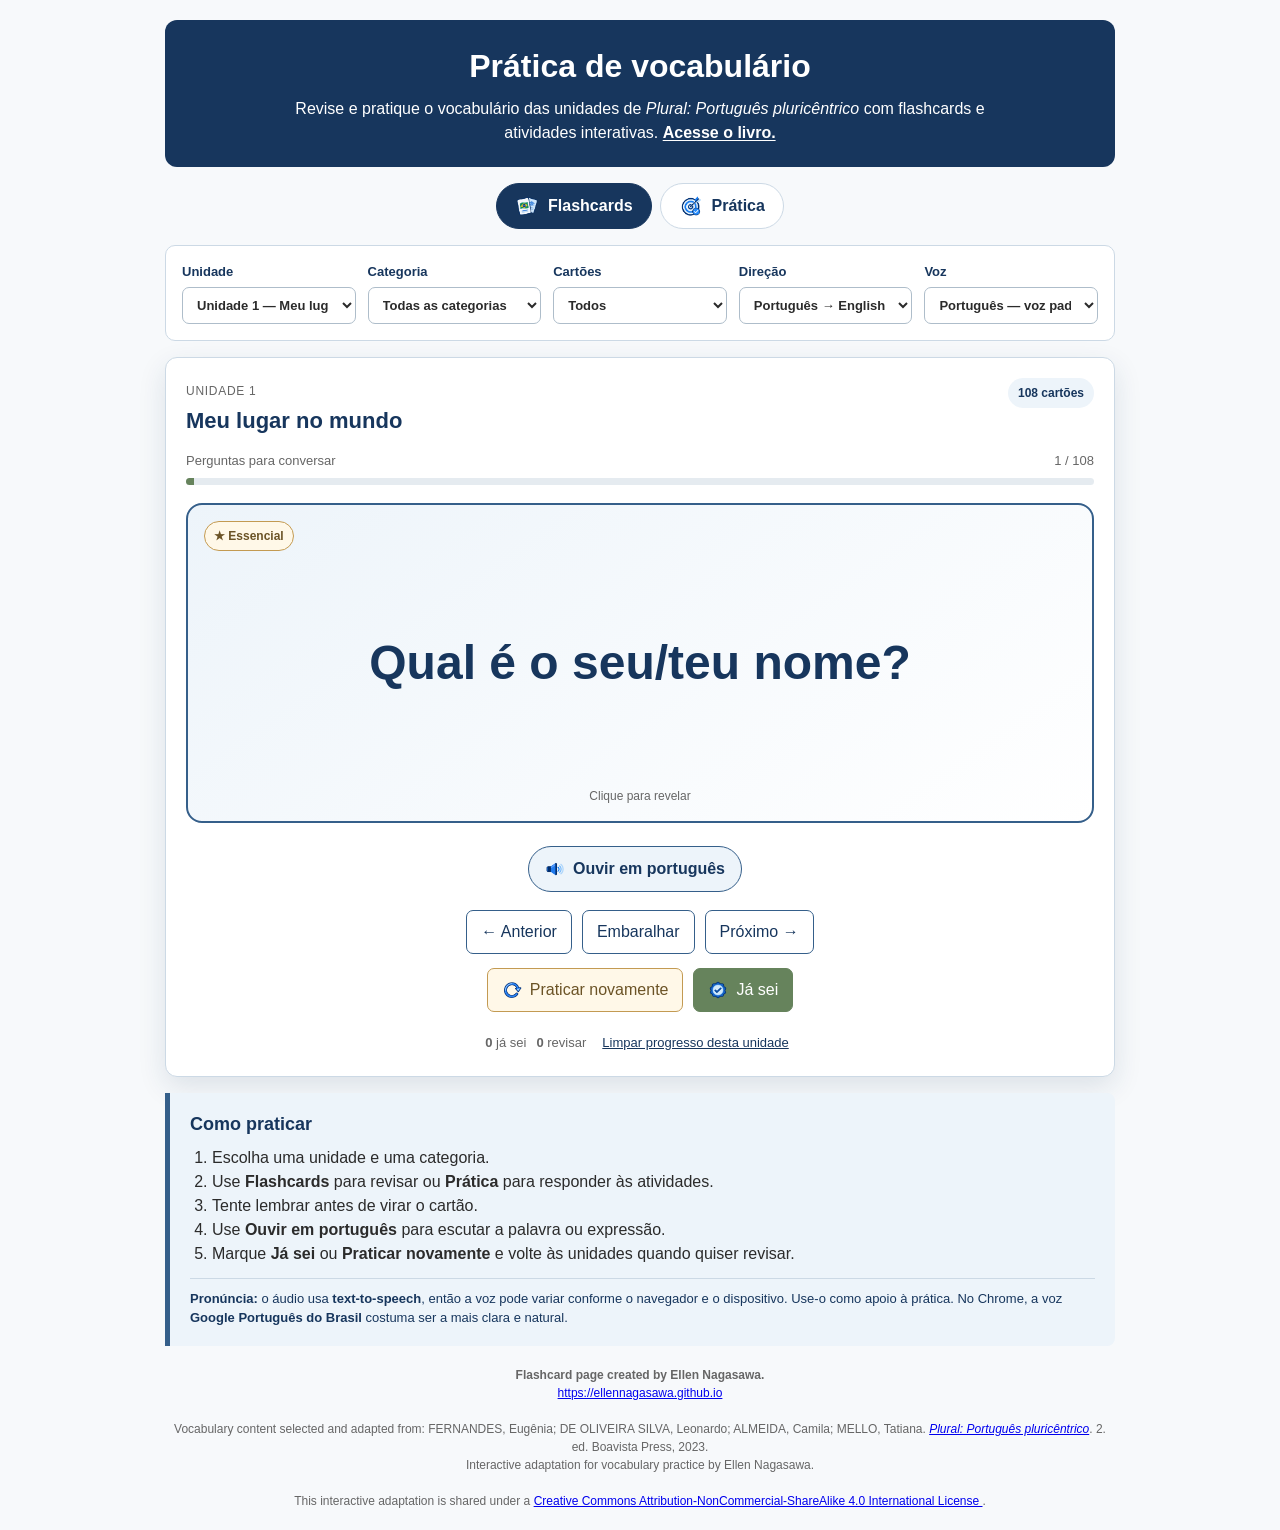
<file: index.html>
<!doctype html>
<html lang="pt-BR">
<head>
  <meta charset="utf-8">
  <meta name="viewport" content="width=device-width, initial-scale=1">
  <title>Prática de vocabulário — Português</title>
  <link rel="stylesheet" href="styles.css">
</head>
<body>
  <main class="app-shell">
    <header class="hero">
      <h1>Prática de vocabulário</h1>
      <p class="subtitle">Revise e pratique o vocabulário das unidades de <em>Plural: Português pluricêntrico</em> com flashcards e atividades interativas. <a href="https://escholarship.org/uc/item/9zs4s2p8" target="_blank" rel="noopener">Acesse o livro.</a></p>
    </header>

    <nav class="mode-tabs" aria-label="Modo de prática">
      <button id="flashcardsTab" class="mode-tab active" type="button" aria-selected="true">
        <img src="assets/icons/flashcards.png" alt="" class="mode-tab-icon" aria-hidden="true">
        <span>Flashcards</span>
      </button>
      <button id="practiceTab" class="mode-tab" type="button" aria-selected="false">
        <img src="assets/icons/pratica.png" alt="" class="mode-tab-icon" aria-hidden="true">
        <span>Prática</span>
      </button>
    </nav>

    <section class="toolbar" aria-label="Opções de estudo">
      <label>
        Unidade
        <select id="unitSelect"></select>
      </label>

      <label>
        Categoria
        <select id="categorySelect"></select>
      </label>

      <label id="scopeControl">
        Cartões
        <select id="scopeSelect">
          <option value="all">Todos</option>
          <option value="essential">Essenciais ★</option>
          <option value="review">Revisar novamente</option>
        </select>
      </label>

      <label id="directionControl">
        Direção
        <select id="directionSelect">
          <option value="pt-en">Português → English</option>
          <option value="en-pt">English → Português</option>
        </select>
      </label>

      <label id="voiceControl">
        Voz
        <select id="voiceSelect" aria-label="Voz para pronúncia em português"></select>
      </label>
    </section>

    <section id="flashcardsPanel" class="study-panel">
      <div class="unit-heading">
        <div>
          <span id="unitKicker" class="unit-kicker"></span>
          <h2 id="unitTitle"></h2>
        </div>
        <span id="deckCount" class="deck-count"></span>
      </div>

      <div class="status-row">
        <span id="categoryLabel"></span>
        <span id="progressText"></span>
      </div>

      <div class="progress-track" aria-hidden="true">
        <div id="progressBar" class="progress-bar"></div>
      </div>

      <div id="emptyState" class="empty-state" hidden>
        <h3>Vocabulário em preparação</h3>
        <p>Esta unidade ainda não tem cartões publicados.</p>
      </div>

      <div id="cardArea">
        <button id="flashcard" class="flashcard" type="button" aria-label="Virar cartão">
          <span class="card-face card-front">
            <span id="essentialBadge" class="badge" hidden>★ Essencial</span>
            <span id="frontText" class="main-term"></span>
            <span class="flip-hint">Clique para revelar</span>
          </span>
          <span class="card-face card-back">
            <span id="backText" class="main-term back-term"></span>
            <span id="exampleText" class="example"></span>
            <span id="noteText" class="note"></span>
            <span class="flip-hint">Clique para voltar</span>
          </span>
        </button>

        <div id="audioRow" class="audio-row">
          <button id="audioBtn" class="audio-btn" type="button" aria-label="Ouvir pronúncia em português">
            <img src="assets/icons/ouvir.png" alt="" class="button-icon" aria-hidden="true">
            <span>Ouvir em português</span>
          </button>
          <span id="audioStatus" class="audio-status" aria-live="polite"></span>
        </div>

        <div class="nav-row">
          <button id="prevBtn" type="button">← Anterior</button>
          <button id="shuffleBtn" type="button">Embaralhar</button>
          <button id="nextBtn" type="button">Próximo →</button>
        </div>

        <div class="self-check">
          <button id="againBtn" class="secondary icon-button" type="button">
            <img src="assets/icons/praticar-novamente.png" alt="" class="button-icon" aria-hidden="true">
            <span>Praticar novamente</span>
          </button>
          <button id="knowBtn" class="primary icon-button" type="button">
            <img src="assets/icons/ja-sei.png" alt="" class="button-icon" aria-hidden="true">
            <span>Já sei</span>
          </button>
        </div>

        <div class="stats">
          <span><strong id="knownCount">0</strong> já sei</span>
          <span><strong id="reviewCount">0</strong> revisar</span>
          <button id="resetBtn" class="text-btn" type="button">Limpar progresso desta unidade</button>
        </div>
      </div>
    </section>

    <section id="practicePanel" class="practice-panel" hidden>
      <div class="practice-heading">
        <div>
          <span id="practiceUnitKicker" class="unit-kicker"></span>
          <h2>Prática interativa</h2>
          <p>Escolha uma atividade. As perguntas usam o vocabulário da unidade selecionada.</p>
        </div>
      </div>

      <div id="practiceHome">
        <div class="practice-type-grid" aria-label="Tipos de prática">
          <button class="practice-type-card" type="button" data-practice="choice">
            <img src="assets/icons/escolha.png" alt="" class="practice-icon-img" aria-hidden="true">
            <strong>Escolha</strong>
            <span>Leia e escute em português e escolha o significado em inglês.</span>
          </button>

          <button class="practice-type-card" type="button" data-practice="fill">
            <img src="assets/icons/escrever.png" alt="" class="practice-icon-img" aria-hidden="true">
            <strong>Escreva em português</strong>
            <span>Veja o significado em inglês e escreva a palavra ou expressão em português.</span>
          </button>

          <button class="practice-type-card" type="button" data-practice="listening">
            <img src="assets/icons/escutar-escrever.png" alt="" class="practice-icon-img" aria-hidden="true">
            <strong>Escute e escreva</strong>
            <span>Ouça a palavra ou expressão em português e escreva o que você ouviu.</span>
          </button>

          <button class="practice-type-card mixed" type="button" data-practice="mixed">
            <img src="assets/icons/quiz-misto.png" alt="" class="practice-icon-img" aria-hidden="true">
            <strong>Quiz misto</strong>
            <span>Faça 10 questões combinando leitura, escrita e escuta.</span>
          </button>
        </div>
      </div>

      <div id="exerciseArea" class="exercise-area" hidden>
        <div class="exercise-topbar">
          <button id="backToPracticeBtn" class="text-btn practice-back" type="button">← Tipos de prática</button>
          <span id="exerciseCounter" class="exercise-counter"></span>
        </div>

        <div class="exercise-card">
          <span id="exerciseBadge" class="exercise-badge"></span>
          <p id="exerciseInstruction" class="exercise-instruction"></p>

          <button id="exerciseListenBtn" class="listen-prompt icon-button" type="button" hidden>
            <img src="assets/icons/ouvir.png" alt="" class="button-icon button-icon-light" aria-hidden="true">
            <span>Ouvir</span>
          </button>

          <div id="exercisePrompt" class="exercise-prompt"></div>

          <div id="choiceOptions" class="choice-options"></div>

          <form id="fillForm" class="fill-form" hidden>
            <label id="fillAnswerLabel" for="fillAnswer">Sua resposta em português</label>
            <div class="fill-row">
              <input id="fillAnswer" type="text" autocomplete="off" autocapitalize="off" spellcheck="false">
              <button class="primary" type="submit">Verificar</button>
            </div>
          </form>

          <div id="exerciseFeedback" class="exercise-feedback" aria-live="polite"></div>

          <div id="feedbackAudioRow" class="feedback-audio-row" hidden>
            <button id="feedbackAudioBtn" class="feedback-audio-btn icon-button" type="button">
              <img src="assets/icons/ouvir.png" alt="" class="button-icon" aria-hidden="true">
              <span>Ouvir a resposta em português</span>
            </button>
          </div>

          <div class="exercise-actions">
            <button id="nextExerciseBtn" class="primary" type="button" hidden>Próxima →</button>
          </div>
        </div>
      </div>

      <div id="quizResult" class="quiz-result" hidden>
        <img src="assets/icons/quiz-misto.png" alt="" class="quiz-result-icon" aria-hidden="true">
        <h3>Resultado</h3>
        <p id="quizScore"></p>
        <div class="quiz-result-actions">
          <button id="retryQuizBtn" class="primary" type="button">Tentar novamente</button>
          <button id="resultHomeBtn" class="secondary" type="button">Escolher outra atividade</button>
        </div>
      </div>

      <div class="practice-tech-note">
        <strong>Sobre a escuta:</strong> o áudio usa <strong>text-to-speech</strong>, então a voz pode variar conforme o navegador e o dispositivo. Use-o como apoio à prática. No Chrome, a voz <strong>Google Português do Brasil</strong> costuma ser a mais clara e natural.
      </div>
    </section>

    <section class="help">
      <h2>Como praticar</h2>
      <ol>
        <li>Escolha uma unidade e uma categoria.</li>
        <li>Use <strong>Flashcards</strong> para revisar ou <strong>Prática</strong> para responder às atividades.</li>
        <li>Tente lembrar antes de virar o cartão.</li>
        <li>Use <strong>Ouvir em português</strong> para escutar a palavra ou expressão.</li>
        <li>Marque <strong>Já sei</strong> ou <strong>Praticar novamente</strong> e volte às unidades quando quiser revisar.</li>
      </ol>
      <p class="pronunciation-note"><strong>Pronúncia:</strong> o áudio usa <strong>text-to-speech</strong>, então a voz pode variar conforme o navegador e o dispositivo. Use-o como apoio à prática. No Chrome, a voz <strong>Google Português do Brasil</strong> costuma ser a mais clara e natural.</p>
    </section>

    <footer>
      <strong>Flashcard page created by Ellen Nagasawa.</strong><br>
      <a href="https://ellennagasawa.github.io" target="_blank" rel="noopener">https://ellennagasawa.github.io</a><br><br>
      Vocabulary content selected and adapted from:
      FERNANDES, Eugênia; DE OLIVEIRA SILVA, Leonardo; ALMEIDA, Camila; MELLO, Tatiana.
      <a href="https://escholarship.org/uc/item/9zs4s2p8" target="_blank" rel="noopener"><em>Plural: Português pluricêntrico</em></a>. 2. ed. Boavista Press, 2023.<br>
      Interactive adaptation for vocabulary practice by Ellen Nagasawa.<br><br>
      This interactive adaptation is shared under a
      <a href="https://creativecommons.org/licenses/by-nc-sa/4.0/" target="_blank" rel="noopener">
        Creative Commons Attribution-NonCommercial-ShareAlike 4.0 International License
      </a>.
    </footer>
  </main>

  <script src="data/unit1.js"></script>
  <script src="data/unit2.js"></script>
  <script src="data/unit3.js"></script>
  <script src="data/unit4.js"></script>
  <script src="data/unit5.js"></script>
  <script src="data/unit6.js"></script>
  <script src="data/unit7.js"></script>
  <script src="data/unit8.js"></script>
  <script src="data/unit9.js"></script>
  <script src="data/unit10.js"></script>
  <script src="data/unit11.js"></script>
  <script src="data/unit12.js"></script>
  <script src="data/unit13.js"></script>
  <script src="data/unit14.js"></script>
  <script src="data/unit15.js"></script>
  <script src="app.js"></script>
</body>
</html>
</file>
<file: styles.css>
:root {
  --navy: #17365d;
  --blue: #355f8a;
  --light-blue: #edf4fa;
  --green: #66835c;
  --light-green: #eaf3e8;
  --purple: #725987;
  --light-purple: #f2eef7;
  --gold: #c39a52;
  --light-gold: #fff8e8;
  --ink: #2b2b2b;
  --muted: #666;
  --border: #ccd9e5;
  --white: #fff;
  --shadow: 0 10px 28px rgba(23, 54, 93, .12);
}

* { box-sizing: border-box; }

body {
  margin: 0;
  background: #f7f9fb;
  color: var(--ink);
  font-family: Arial, Helvetica, sans-serif;
  line-height: 1.5;
}

button, select { font: inherit; }

.app-shell {
  width: min(950px, calc(100% - 24px));
  margin: 20px auto;
}

.hero {
  padding: 22px 24px;
  background: var(--navy);
  color: var(--white);
  border-radius: 12px;
  text-align: center;
}

.hero h1 {
  margin: 0;
  font-size: clamp(24px, 4vw, 32px);
}

.subtitle {
  max-width: 760px;
  margin: 7px auto 0;
}

.hero .subtitle a {
  color: var(--white);
  font-weight: 700;
  text-decoration: underline;
  text-underline-offset: 2px;
}

.toolbar {
  display: grid;
  grid-template-columns: repeat(3, 1fr);
  gap: 12px;
  padding: 16px;
  margin: 16px 0;
  background: var(--white);
  border: 1px solid var(--border);
  border-radius: 10px;
}

.toolbar label {
  display: grid;
  gap: 5px;
  color: var(--navy);
  font-size: 13px;
  font-weight: 700;
}

select {
  width: 100%;
  padding: 9px 10px;
  border: 1px solid #aebdca;
  border-radius: 7px;
  background: var(--white);
  color: var(--ink);
}

.study-panel {
  padding: 20px;
  background: var(--white);
  border: 1px solid var(--border);
  border-radius: 12px;
  box-shadow: var(--shadow);
}

.status-row {
  display: flex;
  justify-content: space-between;
  gap: 12px;
  margin-bottom: 8px;
  color: var(--muted);
  font-size: 13px;
}

.progress-track {
  height: 7px;
  overflow: hidden;
  margin-bottom: 18px;
  background: #e5ebf0;
  border-radius: 999px;
}

.progress-bar {
  width: 0;
  height: 100%;
  background: var(--green);
  transition: width .2s ease;
}

.flashcard {
  position: relative;
  width: 100%;
  min-height: 320px;
  padding: 0;
  border: 0;
  background: transparent;
  perspective: 1200px;
  cursor: pointer;
}

.card-face {
  position: absolute;
  inset: 0;
  display: flex;
  flex-direction: column;
  align-items: center;
  justify-content: center;
  gap: 16px;
  padding: 34px;
  border: 2px solid var(--blue);
  border-radius: 16px;
  backface-visibility: hidden;
  transition: transform .45s ease;
}

.card-front {
  background: linear-gradient(145deg, var(--light-blue), #fff);
}

.card-back {
  background: linear-gradient(145deg, var(--light-purple), #fff);
  transform: rotateY(180deg);
}

.flashcard.flipped .card-front { transform: rotateY(180deg); }
.flashcard.flipped .card-back { transform: rotateY(360deg); }

.main-term {
  max-width: 760px;
  color: var(--navy);
  font-size: clamp(30px, 5vw, 48px);
  font-weight: 700;
  line-height: 1.15;
  text-align: center;
}

.back-term {
  color: var(--purple);
  font-size: clamp(26px, 4vw, 40px);
}

.example {
  max-width: 720px;
  font-size: clamp(18px, 2.8vw, 24px);
  font-style: italic;
  text-align: center;
}

.note {
  max-width: 720px;
  color: var(--muted);
  font-size: 14px;
  text-align: center;
}

.badge {
  position: absolute;
  top: 16px;
  left: 16px;
  padding: 5px 9px;
  background: var(--light-gold);
  color: #6b5326;
  border: 1px solid var(--gold);
  border-radius: 999px;
  font-size: 12px;
  font-weight: 700;
}

.flip-hint {
  position: absolute;
  bottom: 16px;
  color: var(--muted);
  font-size: 12px;
}

.nav-row,
.self-check,
.stats {
  display: flex;
  flex-wrap: wrap;
  justify-content: center;
  gap: 10px;
}

.nav-row { margin-top: 18px; }
.self-check { margin-top: 14px; }
.stats { margin-top: 18px; align-items: center; color: var(--muted); font-size: 13px; }

.nav-row button,
.self-check button {
  padding: 9px 14px;
  border-radius: 7px;
  cursor: pointer;
}

.nav-row button {
  background: var(--white);
  color: var(--navy);
  border: 1px solid var(--blue);
}

.primary {
  background: var(--green);
  color: var(--white);
  border: 1px solid var(--green);
}

.secondary {
  background: var(--light-gold);
  color: #6b5326;
  border: 1px solid var(--gold);
}

.text-btn {
  padding: 3px 6px;
  color: var(--navy);
  background: transparent;
  border: 0;
  text-decoration: underline;
  cursor: pointer;
}

.help {
  margin-top: 16px;
  padding: 18px 20px;
  background: var(--light-blue);
  border-left: 5px solid var(--blue);
  border-radius: 0 8px 8px 0;
}

.help h2 {
  margin: 0 0 8px;
  color: var(--navy);
  font-size: 18px;
}

.help ol {
  margin: 0;
  padding-left: 22px;
}

.pronunciation-note {
  margin: 12px 0 0;
  padding-top: 10px;
  border-top: 1px solid var(--border);
  color: var(--navy);
  font-size: 13px;
}

footer {
  margin: 20px 0 4px;
  color: var(--muted);
  font-size: 12px;
  text-align: center;
}

.empty {
  color: var(--muted);
  font-size: 20px;
}

@media (max-width: 700px) {
  .toolbar { grid-template-columns: 1fr; }
  .flashcard { min-height: 360px; }
  .card-face { padding: 28px 20px; }
  .status-row { flex-direction: column; }
}

.toolbar { grid-template-columns: repeat(4, 1fr); }

.unit-heading {
  display: flex;
  justify-content: space-between;
  align-items: flex-start;
  gap: 16px;
  margin-bottom: 14px;
}
.unit-heading h2 {
  margin: 2px 0 0;
  color: var(--navy);
  font-size: 22px;
}
.unit-kicker {
  color: var(--muted);
  font-size: 12px;
  text-transform: uppercase;
  letter-spacing: .06em;
}
.deck-count {
  flex: 0 0 auto;
  padding: 6px 10px;
  background: var(--light-blue);
  color: var(--navy);
  border-radius: 999px;
  font-size: 12px;
  font-weight: 700;
}
.empty-state {
  padding: 42px 20px;
  text-align: center;
  background: var(--light-gold);
  border: 1px solid var(--gold);
  border-radius: 12px;
}
.empty-state h3 {
  margin: 0 0 6px;
  color: #6b5326;
}
.empty-state p { margin: 0; }

@media (max-width: 850px) {
  .toolbar { grid-template-columns: repeat(2, 1fr); }
}
@media (max-width: 560px) {
  .toolbar { grid-template-columns: 1fr; }
  .unit-heading { flex-direction: column; }
}

/* Pronúncia — disponível em todas as unidades */
.audio-row {
  display: flex;
  flex-wrap: wrap;
  align-items: center;
  justify-content: center;
  gap: 10px;
  margin-top: 16px;
}

.audio-row[hidden],
#voiceControl[hidden] {
  display: none !important;
}

.audio-btn {
  padding: 10px 16px;
  background: var(--navy);
  color: var(--white);
  border: 1px solid var(--navy);
  border-radius: 999px;
  cursor: pointer;
  font-weight: 700;
}

.audio-btn:hover,
.audio-btn:focus-visible {
  background: var(--blue);
  border-color: var(--blue);
}

.audio-status {
  min-height: 1.2em;
  color: var(--muted);
  font-size: 12px;
}

/* A barra passa a ter cinco controles somente quando a voz está visível. */
@media (min-width: 851px) {
  .toolbar:has(#voiceControl:not([hidden])) {
    grid-template-columns: repeat(5, 1fr);
  }
}

/* Modos: Flashcards e Prática */
.mode-tabs {
  display: flex;
  justify-content: center;
  gap: 8px;
  margin: 16px 0 0;
}

.mode-tab {
  padding: 10px 18px;
  border: 1px solid var(--border);
  border-radius: 999px;
  background: var(--white);
  color: var(--navy);
  cursor: pointer;
  font-weight: 700;
}

.mode-tab.active {
  background: var(--navy);
  color: var(--white);
  border-color: var(--navy);
}

#scopeControl[hidden],
#directionControl[hidden],
#flashcardsPanel[hidden],
#practicePanel[hidden] {
  display: none !important;
}

/* Protótipo de prática interativa */
.practice-panel {
  margin-top: 16px;
  padding: 20px;
  background: var(--white);
  border: 1px solid var(--border);
  border-radius: 12px;
  box-shadow: var(--shadow);
}

.practice-heading h2 {
  margin: 2px 0 4px;
  color: var(--navy);
  font-size: 22px;
}

.practice-heading p {
  margin: 0 0 18px;
  color: var(--muted);
}

.practice-notice {
  display: grid;
  gap: 8px;
  padding: 18px;
  background: var(--light-gold);
  border-left: 5px solid var(--gold);
  border-radius: 0 8px 8px 0;
}

.practice-notice button {
  width: max-content;
  padding: 8px 13px;
  border: 1px solid var(--gold);
  border-radius: 7px;
  background: var(--white);
  color: #6b5326;
  cursor: pointer;
  font-weight: 700;
}

.practice-type-grid {
  display: grid;
  grid-template-columns: repeat(2, minmax(0, 1fr));
  gap: 14px;
}

.practice-type-card {
  display: grid;
  grid-template-columns: auto 1fr;
  grid-template-areas:
    "icon title"
    "icon description";
  gap: 3px 12px;
  align-items: center;
  min-height: 116px;
  padding: 18px;
  text-align: left;
  border: 1px solid var(--border);
  border-radius: 12px;
  background: linear-gradient(145deg, var(--light-blue), #fff);
  color: var(--ink);
  cursor: pointer;
}

.practice-type-card:hover,
.practice-type-card:focus-visible {
  border-color: var(--blue);
  box-shadow: 0 6px 18px rgba(23, 54, 93, .10);
}

.practice-type-card.mixed {
  background: linear-gradient(145deg, var(--light-purple), #fff);
}

.practice-type-card .practice-icon {
  grid-area: icon;
  font-size: 28px;
}

.practice-type-card strong {
  grid-area: title;
  color: var(--navy);
  font-size: 17px;
}

.practice-type-card span:last-child {
  grid-area: description;
  color: var(--muted);
  font-size: 13px;
}

.exercise-area {
  max-width: 760px;
  margin: 0 auto;
}

.exercise-topbar {
  display: flex;
  justify-content: space-between;
  align-items: center;
  gap: 12px;
  margin-bottom: 12px;
}

.practice-back {
  text-decoration: none;
}

.exercise-counter {
  color: var(--muted);
  font-size: 13px;
}

.exercise-card {
  position: relative;
  min-height: 360px;
  padding: 54px 28px 28px;
  border: 2px solid var(--blue);
  border-radius: 16px;
  background: linear-gradient(145deg, var(--light-blue), #fff);
}

.exercise-badge {
  position: absolute;
  top: 16px;
  left: 16px;
  padding: 5px 9px;
  background: var(--light-gold);
  color: #6b5326;
  border: 1px solid var(--gold);
  border-radius: 999px;
  font-size: 12px;
  font-weight: 700;
}

.exercise-instruction {
  margin: 0 0 14px;
  color: var(--muted);
  text-align: center;
}

.exercise-prompt {
  margin: 12px auto 24px;
  max-width: 650px;
  color: var(--navy);
  font-size: clamp(26px, 4vw, 40px);
  font-weight: 700;
  line-height: 1.2;
  text-align: center;
}

.listen-prompt {
  display: block;
  margin: 8px auto 20px;
  padding: 12px 18px;
  border: 1px solid var(--navy);
  border-radius: 999px;
  background: var(--navy);
  color: var(--white);
  cursor: pointer;
  font-weight: 700;
}

.choice-options {
  display: grid;
  grid-template-columns: repeat(2, minmax(0, 1fr));
  gap: 10px;
  max-width: 680px;
  margin: 0 auto;
}

.choice-option {
  min-height: 58px;
  padding: 11px 14px;
  border: 1px solid var(--blue);
  border-radius: 9px;
  background: var(--white);
  color: var(--navy);
  cursor: pointer;
  text-align: left;
}

.choice-option:hover:not(:disabled),
.choice-option:focus-visible:not(:disabled) {
  background: var(--light-blue);
}

.choice-option:disabled {
  cursor: default;
  opacity: .78;
}

.choice-option.correct-option {
  background: var(--light-green);
  border-color: var(--green);
  color: #35543c;
  opacity: 1;
}

.choice-option.incorrect-option {
  background: #fff0ee;
  border-color: #b65a50;
  color: #7a332c;
}

.fill-form {
  max-width: 620px;
  margin: 0 auto;
}

.fill-form label {
  display: block;
  margin-bottom: 6px;
  color: var(--navy);
  font-size: 13px;
  font-weight: 700;
}

.fill-row {
  display: flex;
  gap: 8px;
}

.fill-row input {
  flex: 1 1 auto;
  min-width: 0;
  padding: 11px 12px;
  border: 1px solid #aebdca;
  border-radius: 7px;
  font: inherit;
}

.fill-row button {
  padding: 10px 15px;
  border-radius: 7px;
  cursor: pointer;
}

.exercise-feedback {
  min-height: 30px;
  margin-top: 18px;
  text-align: center;
  font-size: 15px;
}

.exercise-feedback.correct {
  color: #35543c;
  font-weight: 700;
}

.exercise-feedback.incorrect {
  color: #7a332c;
}

.exercise-actions {
  display: flex;
  justify-content: center;
  margin-top: 10px;
}

.exercise-actions button,
.quiz-result-actions button {
  padding: 9px 14px;
  border-radius: 7px;
  cursor: pointer;
}

.quiz-result {
  max-width: 620px;
  margin: 12px auto 0;
  padding: 30px 22px;
  text-align: center;
  background: var(--light-green);
  border: 1px solid #cfddcb;
  border-radius: 12px;
}

.quiz-result .practice-icon {
  display: block;
  font-size: 36px;
}

.quiz-result h3 {
  margin: 6px 0 4px;
  color: #35543c;
  font-size: 24px;
}

.quiz-result p {
  margin: 0 0 16px;
  font-size: 18px;
}

.quiz-result-actions {
  display: flex;
  flex-wrap: wrap;
  justify-content: center;
  gap: 10px;
}

.practice-tech-note {
  margin-top: 20px;
  padding: 13px 15px;
  color: #555;
  background: #f7f9fb;
  border-radius: 8px;
  font-size: 12px;
}

@media (max-width: 700px) {
  .practice-type-grid,
  .choice-options {
    grid-template-columns: 1fr;
  }

  .exercise-card {
    min-height: 340px;
    padding: 52px 18px 22px;
  }

  .fill-row {
    flex-direction: column;
  }
}



.feedback-audio-row {
  display: flex;
  justify-content: center;
  margin-top: 10px;
}

.feedback-audio-btn {
  padding: 9px 14px;
  border: 1px solid var(--blue);
  border-radius: 999px;
  background: var(--light-blue);
  color: var(--navy);
  cursor: pointer;
  font-weight: 700;
}

.feedback-audio-btn:hover,
.feedback-audio-btn:focus-visible {
  background: var(--white);
  border-color: var(--navy);
}

/* Ícones próprios da interface */
.mode-tab {
  display: inline-flex;
  align-items: center;
  justify-content: center;
  gap: 9px;
}

.mode-tab-icon {
  width: 24px;
  height: 24px;
  object-fit: contain;
  flex: 0 0 auto;
}

.button-icon {
  width: 20px;
  height: 20px;
  object-fit: contain;
  flex: 0 0 auto;
}

.icon-button,
.audio-btn,
.listen-prompt,
.feedback-audio-btn {
  display: inline-flex;
  align-items: center;
  justify-content: center;
  gap: 8px;
}

.practice-type-card .practice-icon-img {
  grid-area: icon;
  width: 58px;
  height: 58px;
  object-fit: contain;
  align-self: center;
  justify-self: center;
}

.quiz-result-icon {
  width: 58px;
  height: 58px;
  object-fit: contain;
  display: block;
  margin: 0 auto 6px;
}

.mode-tab-icon,
.button-icon,
.practice-icon-img,
.quiz-result-icon {
  transition: transform .18s ease;
}

.mode-tab:hover .mode-tab-icon,
.practice-type-card:hover .practice-icon-img,
.audio-btn:hover .button-icon,
.icon-button:hover .button-icon {
  transform: scale(1.05);
}

/* Controle de visibilidade dos botões de áudio nas atividades de prática.
   O atributo hidden precisa prevalecer sobre as regras display do botão. */
#exerciseListenBtn[hidden],
#feedbackAudioRow[hidden],
#feedbackAudioBtn[hidden] {
  display: none !important;
}


/* Padronização visual dos botões de áudio */
.audio-row,
.feedback-audio-row {
  display: flex;
  justify-content: center;
  align-items: center;
  width: 100%;
}

.audio-btn,
.listen-prompt,
.feedback-audio-btn {
  display: inline-flex;
  align-items: center;
  justify-content: center;
  gap: 8px;
  margin-left: auto;
  margin-right: auto;
  padding: 10px 16px;
  border: 1px solid var(--blue);
  border-radius: 999px;
  background: var(--light-blue);
  color: var(--navy);
  cursor: pointer;
  font-weight: 700;
  text-align: center;
}

.audio-btn:hover,
.audio-btn:focus-visible,
.listen-prompt:hover,
.listen-prompt:focus-visible,
.feedback-audio-btn:hover,
.feedback-audio-btn:focus-visible {
  background: var(--white);
  border-color: var(--navy);
  color: var(--navy);
}

.audio-btn .button-icon,
.listen-prompt .button-icon,
.feedback-audio-btn .button-icon {
  width: 20px;
  height: 20px;
  object-fit: contain;
  flex: 0 0 auto;
}

/* O estado hidden continua prevalecendo sobre o layout flex. */
#exerciseListenBtn[hidden],
#feedbackAudioRow[hidden],
#feedbackAudioBtn[hidden],
#audioRow[hidden] {
  display: none !important;
}


/* Centralização efetiva dos botões de áudio dentro dos cartões de Prática */
.listen-prompt,
.feedback-audio-btn {
  display: flex;
  width: fit-content;
  max-width: 100%;
  margin-left: auto;
  margin-right: auto;
}

.listen-prompt {
  margin-top: 8px;
  margin-bottom: 20px;
}

.feedback-audio-btn {
  margin-top: 0;
  margin-bottom: 0;
}
</file>
